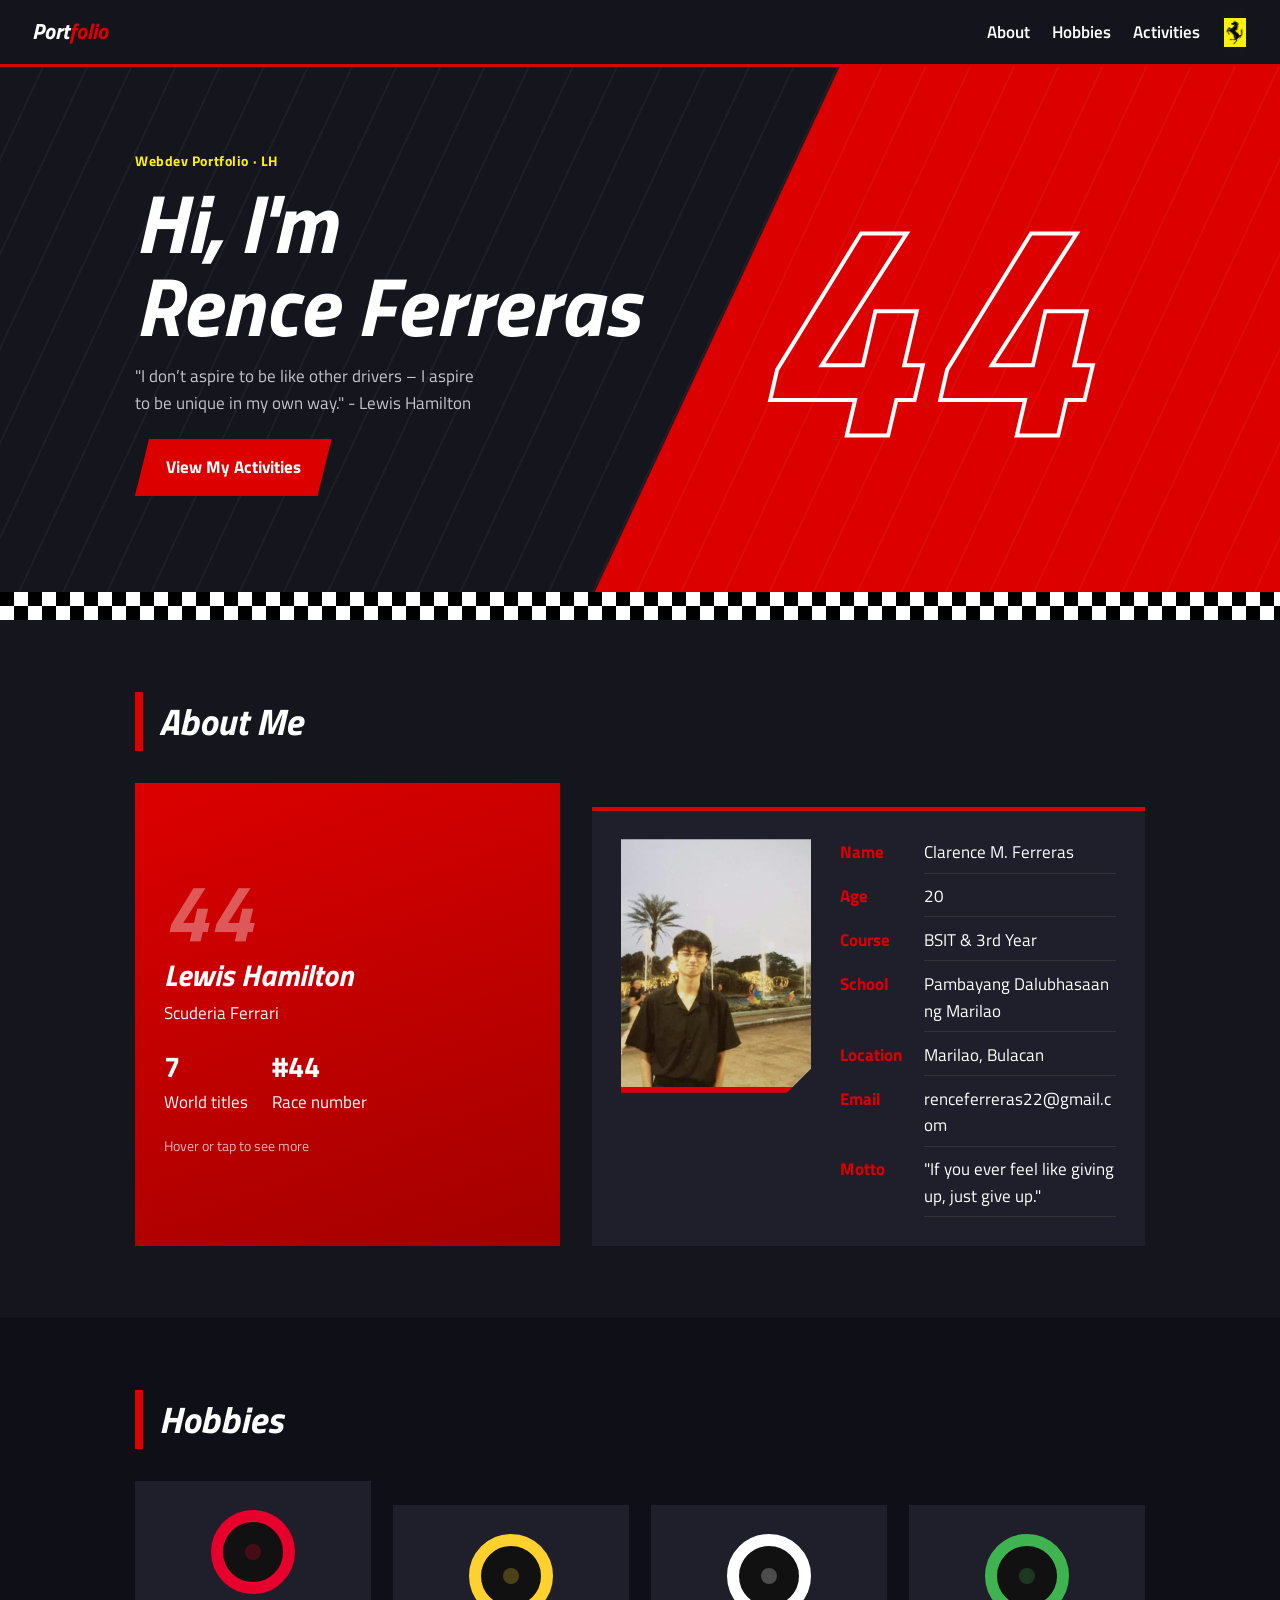
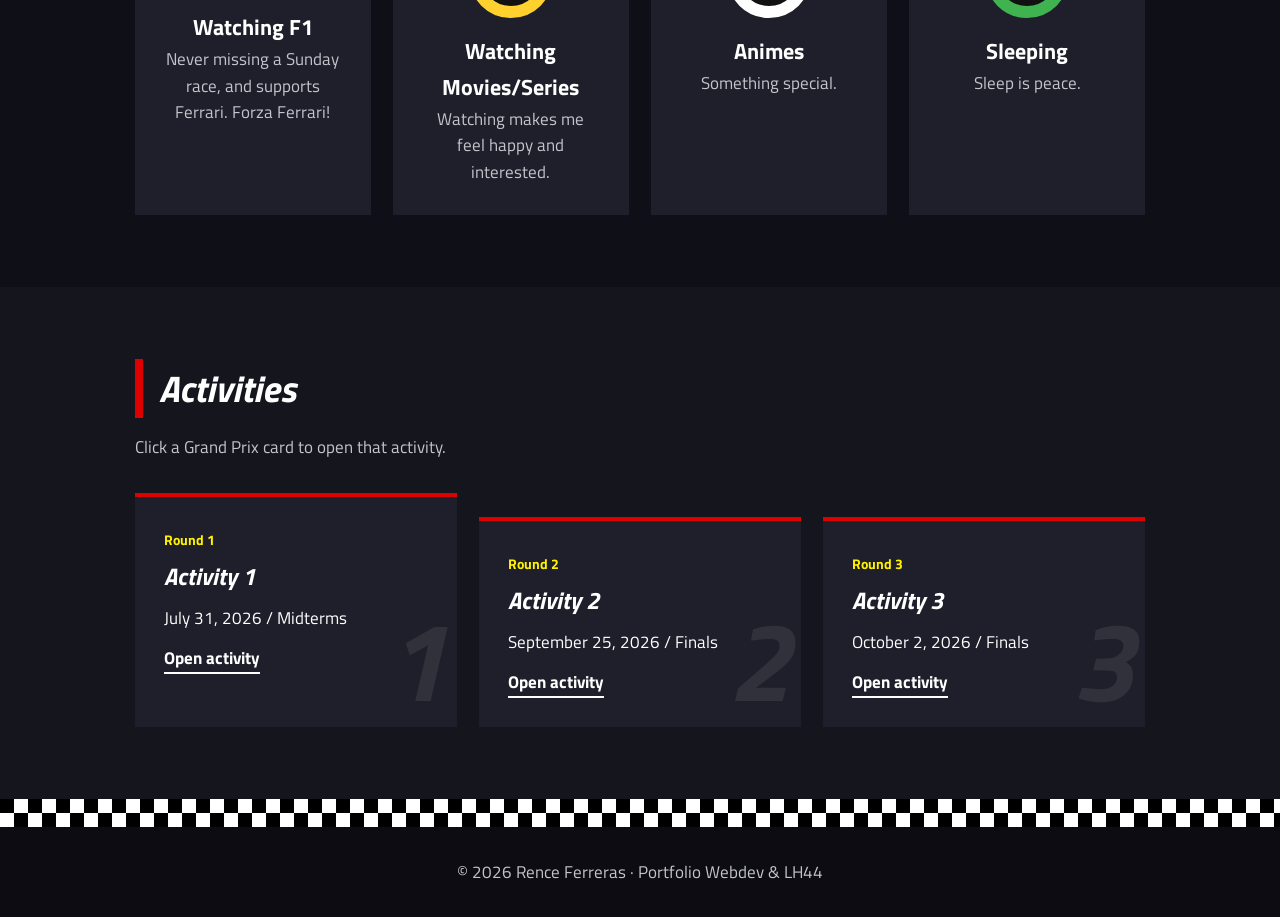
<file: index.html>
<!DOCTYPE html>
<html lang="en">

<head>
    <meta charset="UTF-8">
    <meta name="viewport" content="width=device-width, initial-scale=1">
    <title>Portfolio | Rence Ferreras</title>
    <link href="https://fonts.googleapis.com/css2?family=Titillium+Web:ital,wght@0,400;0,600;0,700;1,900&display=swap" rel="stylesheet">
    <link rel="stylesheet" href="style.css">
</head>

<body>

    <!-- SPLASH INTRO: plays introedited.mp4 first (controlled by script.js) -->
    <div id="splash">
        <video src="introedited.mp4" autoplay muted playsinline></video>
        <button id="skip">Skip intro</button>
    </div>

    <!-- Scroll progress bar -->
    <div id="rev"></div>

    <!-- NAVIGATION -->
    <nav>
        <div class="wrap">
            <a class="logo" href="#top">Port<b>folio</b></a>
            <div class="nav-right">
                <ul>
                    <li><a href="#about">About</a></li>
                    <li><a href="#hobbies">Hobbies</a></li>
                    <li><a href="#activities">Activities</a></li>
                </ul>

                <!-- LOGO: save your image as logo.png in this folder -->
                <div class="brand-logo">
                    
                    <img src="logo.png" alt="Ferrari logo" onerror="this.style.display='none'">
                </div>
            </div>
        </div>
    </nav>

    <!-- HERO -->
    <header class="hero" id="top">
        <div class="wrap">
            <div>
                <small>Webdev Portfolio · LH</small>
                <h1>Hi, I'm<br>Rence Ferreras</h1>
                <p>"I don’t aspire to be like other drivers – I aspire to be unique in my own way." - Lewis Hamilton</p>
                <a class="btn" href="#activities">View My Activities</a>
            </div>
            <div class="num" aria-hidden="true">44</div>
        </div>
    </header>

    <div class="flag"></div>


    <!-- ABOUT ME -->
    <section id="about">
        <div class="wrap">
            <h2>About Me</h2>

            <div class="about">

                <!-- Favorite driver card -->
                <!-- Hover (or tap on phones) to show the image -->
                <div class="card fav" tabindex="0">

                    <!-- IMAGE SIDE: save your jpeg as hamilton.jpg in this folder -->
                    <div class="fav-img">
                        <span>Add your image<br>(hamilton.jpg)</span>
                        <img src="lewis.jpg" alt="Lewis Hamilton in his Ferrari" onerror="this.style.display='none'">
                    </div>

                    <div class="big">44</div>
                    <h3>Lewis Hamilton</h3>
                    <p>Scuderia Ferrari</p>
                    <div class="stats">
                        <div><b>7</b>World titles</div>
                        <div><b>#44</b>Race number</div>
                    </div>
                    <small class="flip-hint">Hover or tap to see more</small>
                </div>

                <!-- Personal details (replace with your own) -->
                <div class="card details">

                    <!-- YOUR PHOTO: save your picture as profile.jpg in this folder -->
                    <div class="photo">
                        <span>Add your photo<br>(profile.jpg)</span>
                        <img src="profile.jpg" alt="Photo of Your Name" onerror="this.style.display='none'">
                    </div>

                    <dl>
                        <dt>Name</dt>
                        <dd>Clarence M. Ferreras</dd>

                        <dt>Age</dt>
                        <dd>20</dd>

                        <dt>Course</dt>
                        <dd>BSIT &amp; 3rd Year</dd>

                        <dt>School</dt>
                        <dd>Pambayang Dalubhasaan ng Marilao</dd>

                        <dt>Location</dt>
                        <dd>Marilao, Bulacan</dd>

                        <dt>Email</dt>
                        <dd>renceferreras22@gmail.com</dd>

                        <dt>Motto</dt>
                        <dd>"If you ever feel like giving up, just give up."</dd>
                    </dl>
                </div>

            </div>
        </div>
    </section>


    <!-- HOBBIES: --c sets the tyre color, --ink sets the text color on hover (default: dark) -->
    <section id="hobbies" class="alt">
        <div class="wrap">
            <h2>Hobbies</h2>

            <div class="grid">
                <div class="card tyre" style="--c: #e8002d; --ink: #ffffff">
                    <i></i>
                    <h3>Watching F1</h3>
                    <p>Never missing a Sunday race, and supports Ferrari. Forza Ferrari!</p>
                </div>

                <div class="card tyre" style="--c: #ffd12e">
                    <i></i>
                    <h3>Watching Movies/Series</h3>
                    <p>Watching makes me feel happy and interested.</p>
                </div>

                <div class="card tyre" style="--c: #ffffff">
                    <i></i>
                    <h3>Animes</h3>
                    <p>Something special.</p>
                </div>

                <div class="card tyre" style="--c: #3fb34f">
                    <i></i>
                    <h3>Sleeping</h3>
                    <p>Sleep is peace.</p>
                </div>
            </div>
        </div>
    </section>


    <!-- ACTIVITIES: each card links to its own page -->
    <section id="activities">
        <div class="wrap">
            <h2>Activities</h2>
            <p class="hint">Click a Grand Prix card to open that activity.</p>

            <div class="grid">
                <a class="card gp" href="act1/activity1.html" data-n="1">
                    <span>Round 1</span>
                    <h3>Activity 1</h3>
                    <p>July 31, 2026 / Midterms</p>
                    <em>Open activity</em>
                </a>

                <a class="card gp" href="act2/activity2.html" data-n="2">
                    <span>Round 2</span>
                    <h3>Activity 2</h3>
                    <p>September 25, 2026 / Finals</p>
                    <em>Open activity</em>
                </a>

                <a class="card gp" href="act3/activity3.html" data-n="3">
                    <span>Round 3</span>
                    <h3>Activity 3</h3>
                    <p>October 2, 2026 / Finals</p>
                    <em>Open activity</em>
                </a>
            </div>
        </div>
    </section>

    <div class="flag"></div>

    <!-- FOOTER -->
    <footer>
        © 2026 Rence Ferreras · Portfolio Webdev &amp; LH44
    </footer>

    <script src="script.js"></script>
</body>

</html>
</file>
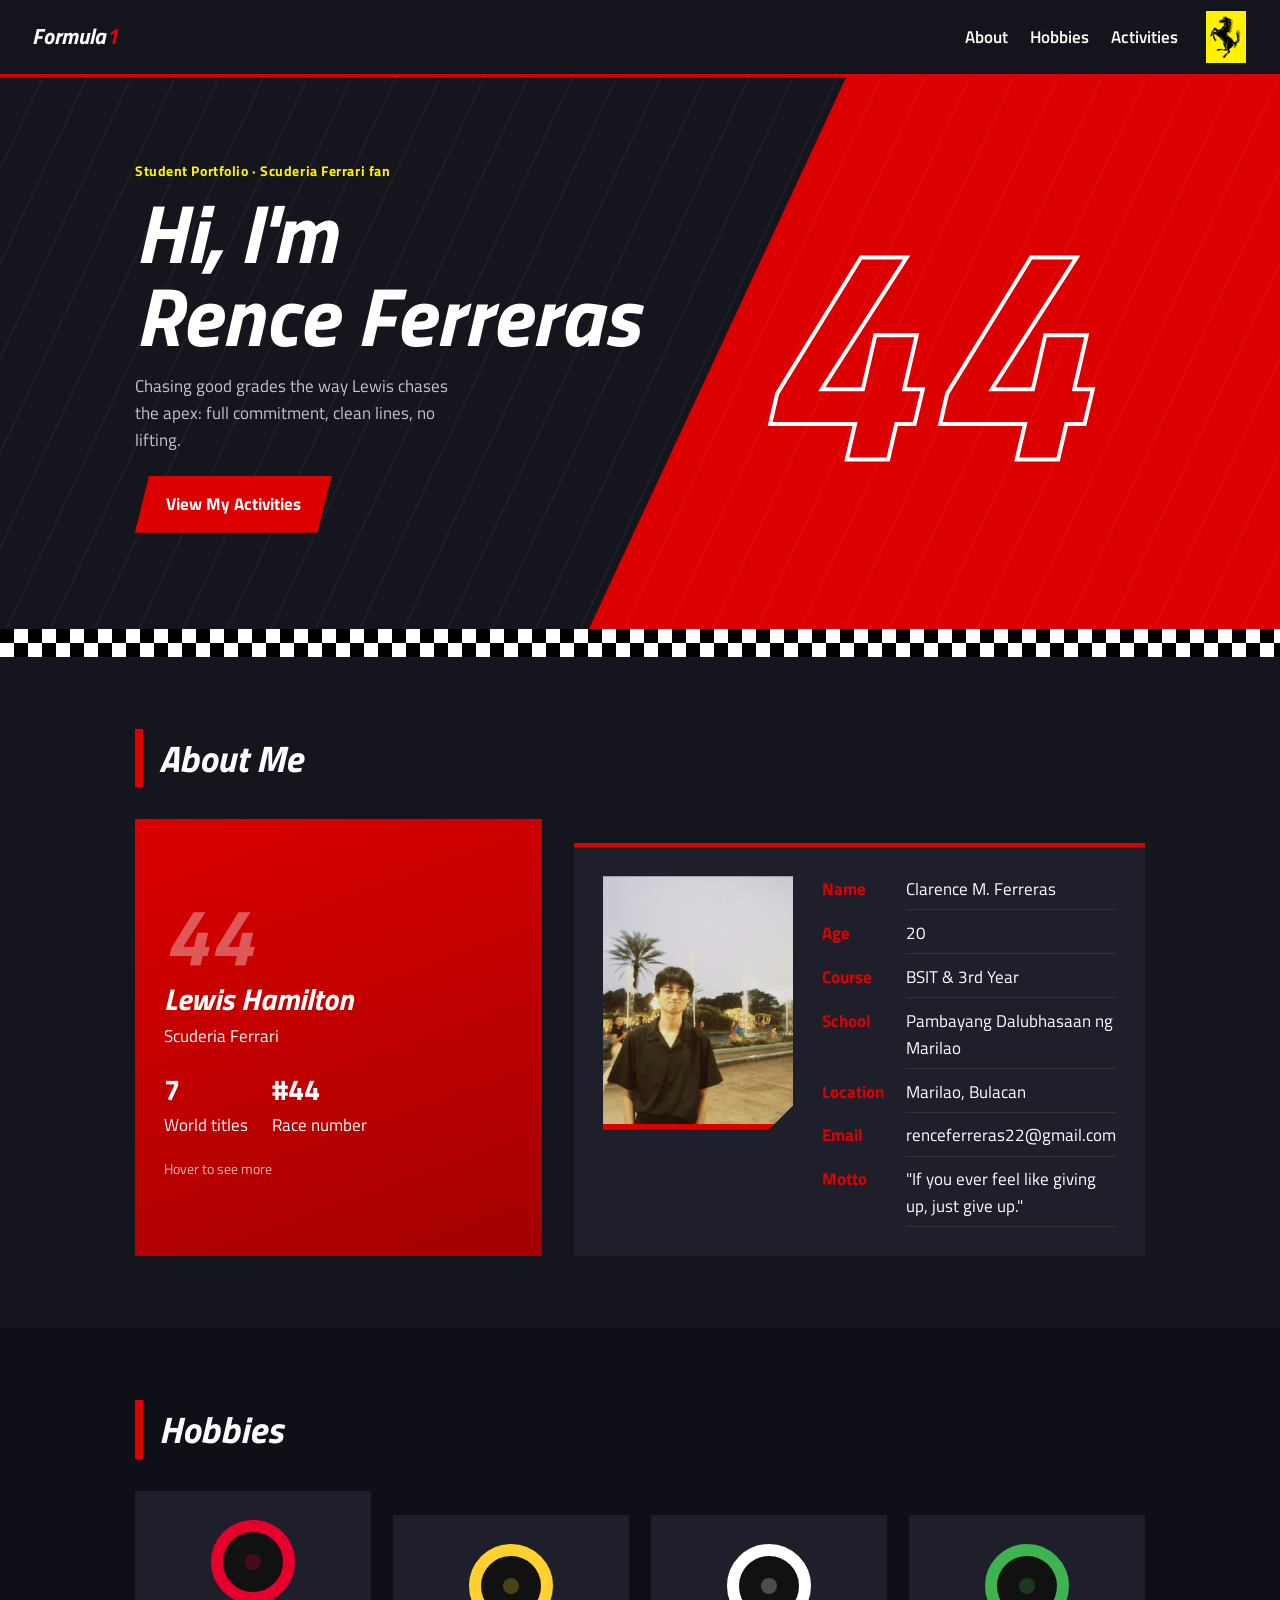
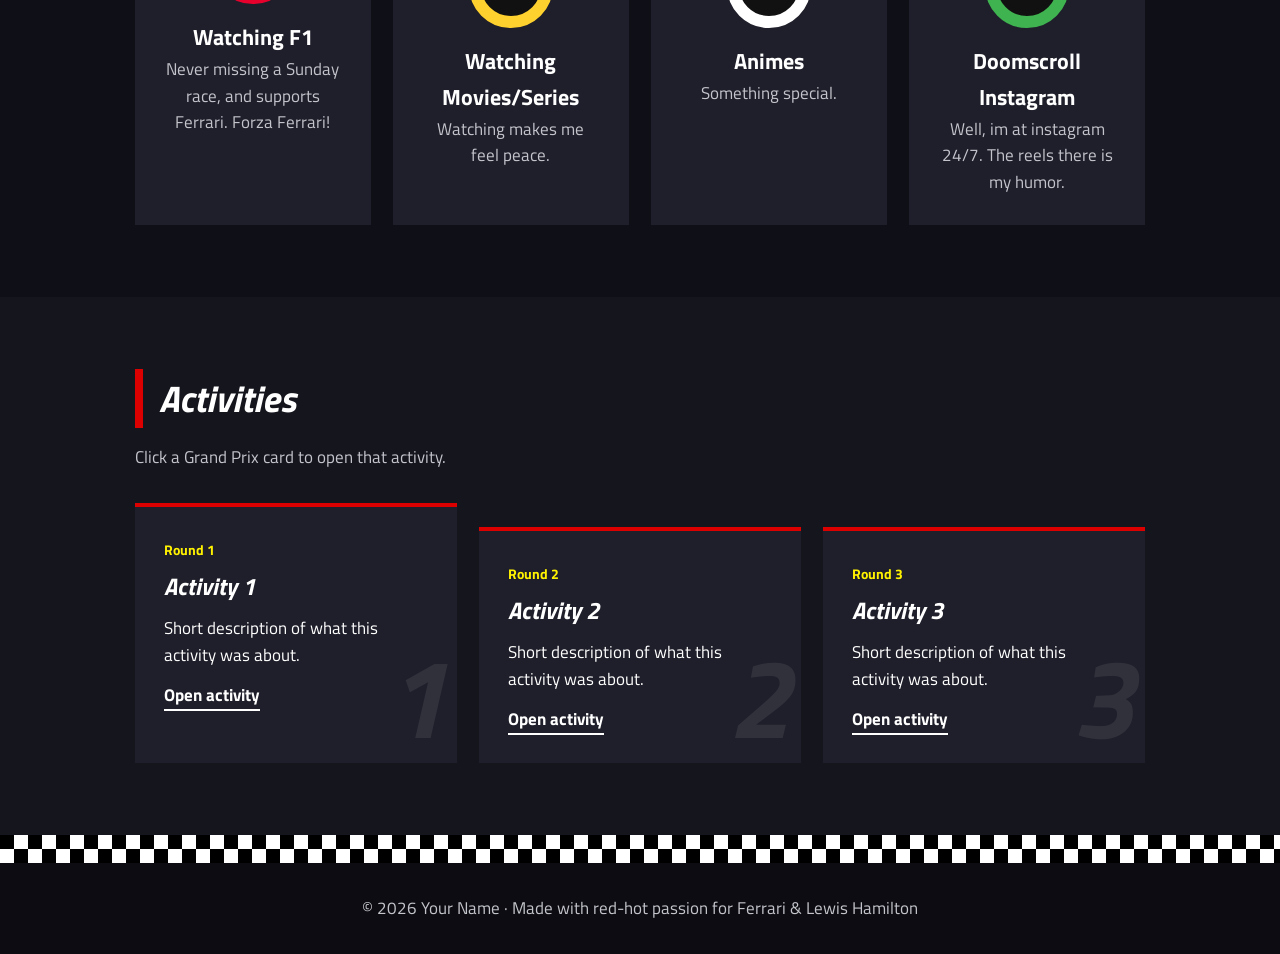
<file: portfolio.html>
<!DOCTYPE html>
<html lang="en">

<head>
    <meta charset="UTF-8">
    <meta name="viewport" content="width=device-width, initial-scale=1">
    <title>Portfolio | Your Name</title>
    <link href="https://fonts.googleapis.com/css2?family=Titillium+Web:ital,wght@0,400;0,600;0,700;1,900&display=swap" rel="stylesheet">
    <link rel="stylesheet" href="portfoliostyle.css">
</head>

<body>

    <!-- SPLASH INTRO: plays intro.mp4 first (controlled by script.js) -->
    <div id="splash">
        <video src="introedited.mp4" autoplay muted playsinline></video>
        <button id="skip">Skip intro</button>
    </div>

    <!-- Scroll progress bar -->
    <div id="rev"></div>

    <!-- NAVIGATION -->
    <nav>
        <div class="wrap">
            <a class="logo" href="#top">Formula<b>1</b></a>
            <div class="nav-right">
                <ul>
                    <li><a href="#about">About</a></li>
                    <li><a href="#hobbies">Hobbies</a></li>
                    <li><a href="#activities">Activities</a></li>
                </ul>

                <!-- LOGO: save your image as logo.png in this folder -->
                <div class="brand-logo">
                    <span>LOGO</span>
                    <img src="logo.png" alt="Ferrari logo" onerror="this.style.display='none'">
                </div>
            </div>
        </div>
    </nav>

    <!-- HERO -->
    <header class="hero" id="top">
        <div class="wrap">
            <div>
                <small>Student Portfolio · Scuderia Ferrari fan</small>
                <h1>Hi, I'm<br>Rence Ferreras</h1>
                <p>Chasing good grades the way Lewis chases the apex: full commitment, clean lines, no lifting.</p>
                <a class="btn" href="#activities">View My Activities</a>
            </div>
            <div class="num" aria-hidden="true">44</div>
        </div>
    </header>

    <div class="flag"></div>


    <!-- ABOUT ME -->
    <section id="about">
        <div class="wrap">
            <h2>About Me</h2>

            <div class="about">

                <!-- Favorite driver card -->
                <!-- Hover over this card to show the image -->
                <div class="card fav">

                    <!-- IMAGE SIDE: save your jpeg as hamilton.jpg in this folder -->
                    <div class="fav-img">
                        <span>Add your image<br>(hamilton.jpg)</span>
                        <img src="lewis.jpg" alt="Lewis Hamilton in his Ferrari" onerror="this.style.display='none'">
                    </div>

                    <div class="big">44</div>
                    <h3>Lewis Hamilton</h3>
                    <p>Scuderia Ferrari</p>
                    <div class="stats">
                        <div><b>7</b>World titles</div>
                        <div><b>#44</b>Race number</div>
                    </div>
                    <small class="flip-hint">Hover to see more</small>
                </div>

                <!-- Personal details (replace with your own) -->
                <div class="card details">

                    <!-- YOUR PHOTO: save your picture as profile.jpg in this folder -->
                    <div class="photo">
                        <span>Add your photo<br>(profile.jpg)</span>
                        <img src="profile.jpg" alt="Photo of Your Name" onerror="this.style.display='none'">
                    </div>

                    <dl>
                        <dt>Name</dt>
                        <dd>Clarence M. Ferreras</dd>

                        <dt>Age</dt>
                        <dd>20</dd>

                        <dt>Course</dt>
                        <dd>BSIT &amp; 3rd Year</dd>

                        <dt>School</dt>
                        <dd>Pambayang Dalubhasaan ng Marilao</dd>

                        <dt>Location</dt>
                        <dd>Marilao, Bulacan</dd>

                        <dt>Email</dt>
                        <dd>renceferreras22@gmail.com</dd>

                        <dt>Motto</dt>
                        <dd>"If you ever feel like giving up, just give up."</dd>
                    </dl>
                </div>

            </div>
        </div>
    </section>


    <!-- HOBBIES: --c sets the tyre color, --ink sets the text color on hover (default: dark) -->
    <section id="hobbies" class="alt">
        <div class="wrap">
            <h2>Hobbies</h2>

            <div class="grid">
                <div class="card tyre" style="--c: #e8002d; --ink: #ffffff">
                    <i></i>
                    <h3>Watching F1</h3>
                    <p>Never missing a Sunday race, and supports Ferrari. Forza Ferrari!</p>
                </div>

                <div class="card tyre" style="--c: #ffd12e">
                    <i></i>
                    <h3>Watching Movies/Series</h3>
                    <p>Watching makes me feel peace.</p>
                </div>

                <div class="card tyre" style="--c: #ffffff">
                    <i></i>
                    <h3>Animes</h3>
                    <p>Something special.</p>
                </div>

                <div class="card tyre" style="--c: #3fb34f">
                    <i></i>
                    <h3>Doomscroll Instagram</h3>
                    <p>Well, im at instagram 24/7. The reels there is my humor.</p>
                </div>
            </div>
        </div>
    </section>


    <!-- ACTIVITIES: each card links to its own page -->
    <section id="activities">
        <div class="wrap">
            <h2>Activities</h2>
            <p class="hint">Click a Grand Prix card to open that activity.</p>

            <div class="grid">
                <a class="card gp" href="activity1.html" data-n="1">
                    <span>Round 1</span>
                    <h3>Activity 1</h3>
                    <p>Short description of what this activity was about.</p>
                    <em>Open activity</em>
                </a>

                <a class="card gp" href="activity2.html" data-n="2">
                    <span>Round 2</span>
                    <h3>Activity 2</h3>
                    <p>Short description of what this activity was about.</p>
                    <em>Open activity</em>
                </a>

                <a class="card gp" href="activity3.html" data-n="3">
                    <span>Round 3</span>
                    <h3>Activity 3</h3>
                    <p>Short description of what this activity was about.</p>
                    <em>Open activity</em>
                </a>
            </div>
        </div>
    </section>

    <div class="flag"></div>

    <!-- FOOTER -->
    <footer>
        © 2026 Your Name · Made with red-hot passion for Ferrari &amp; Lewis Hamilton
    </footer>

    <script src="portfolioscript.js"></script>
</body>

</html>
</file>
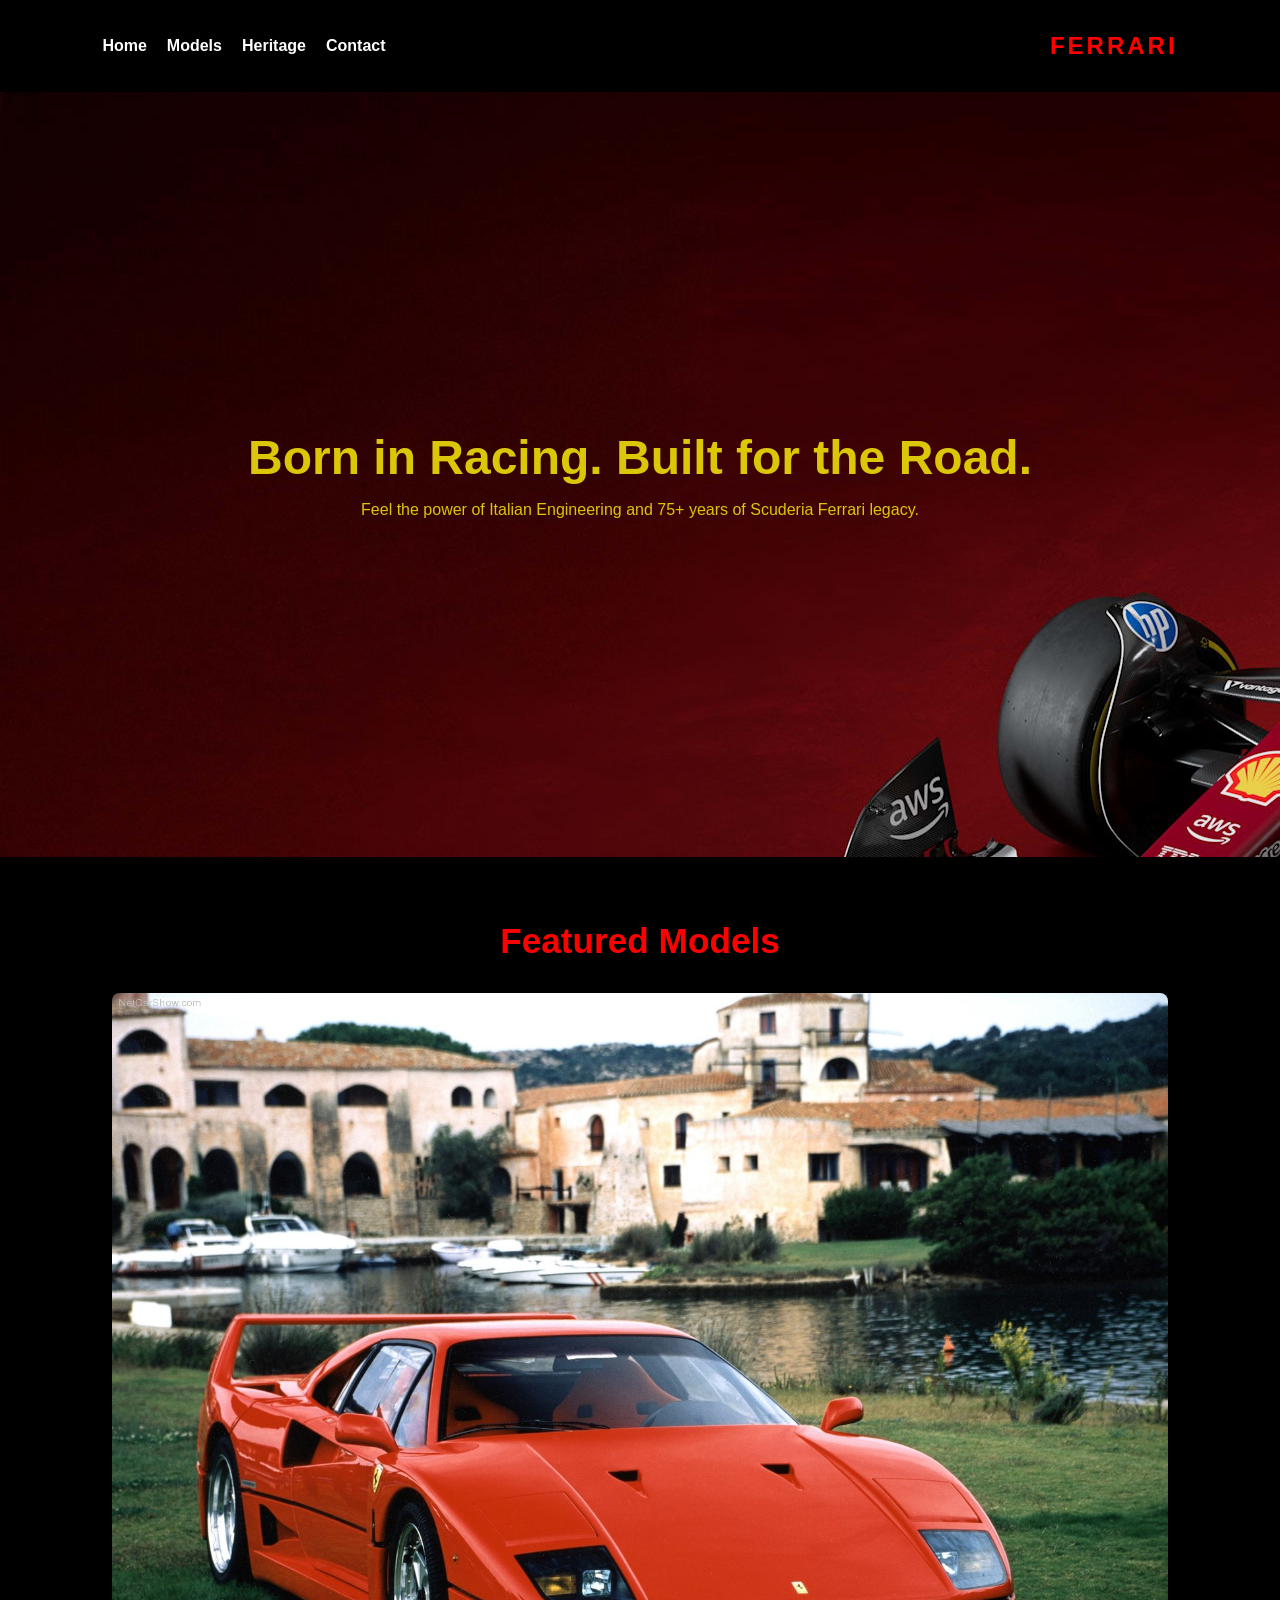
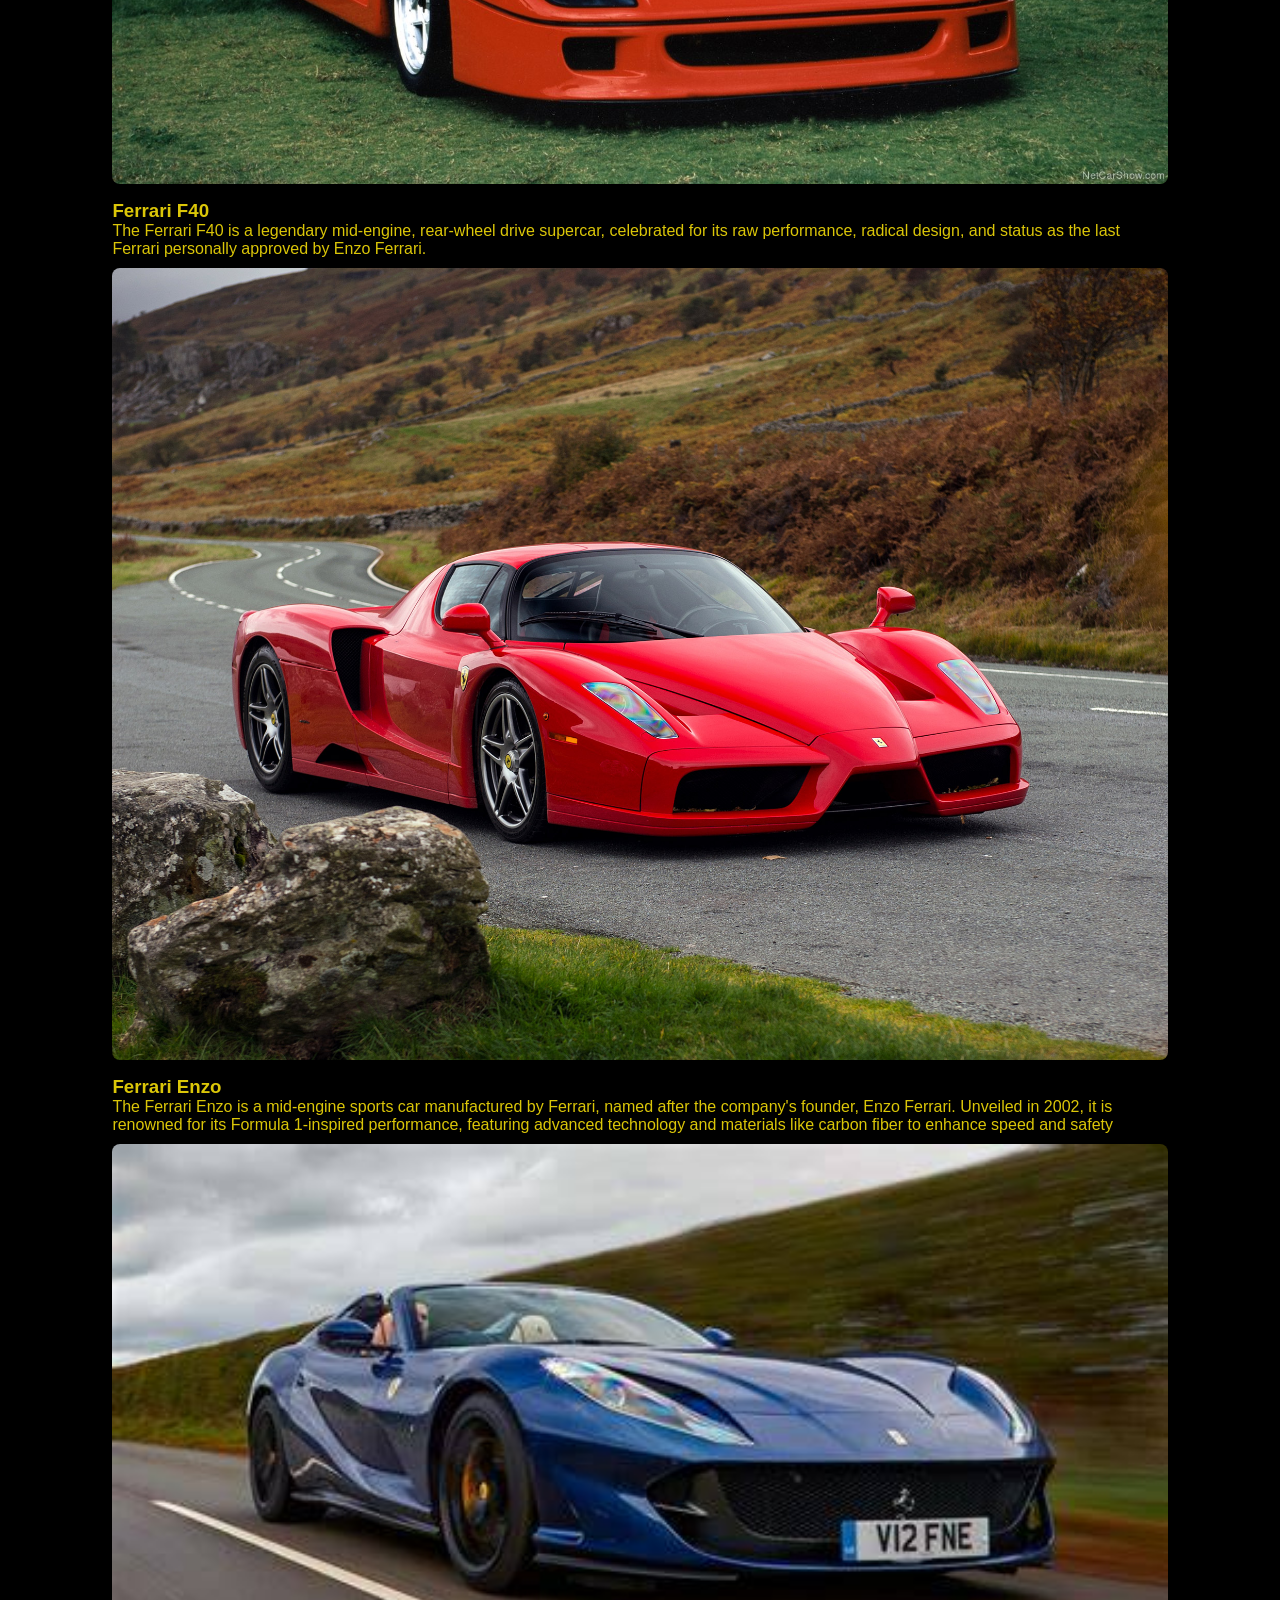
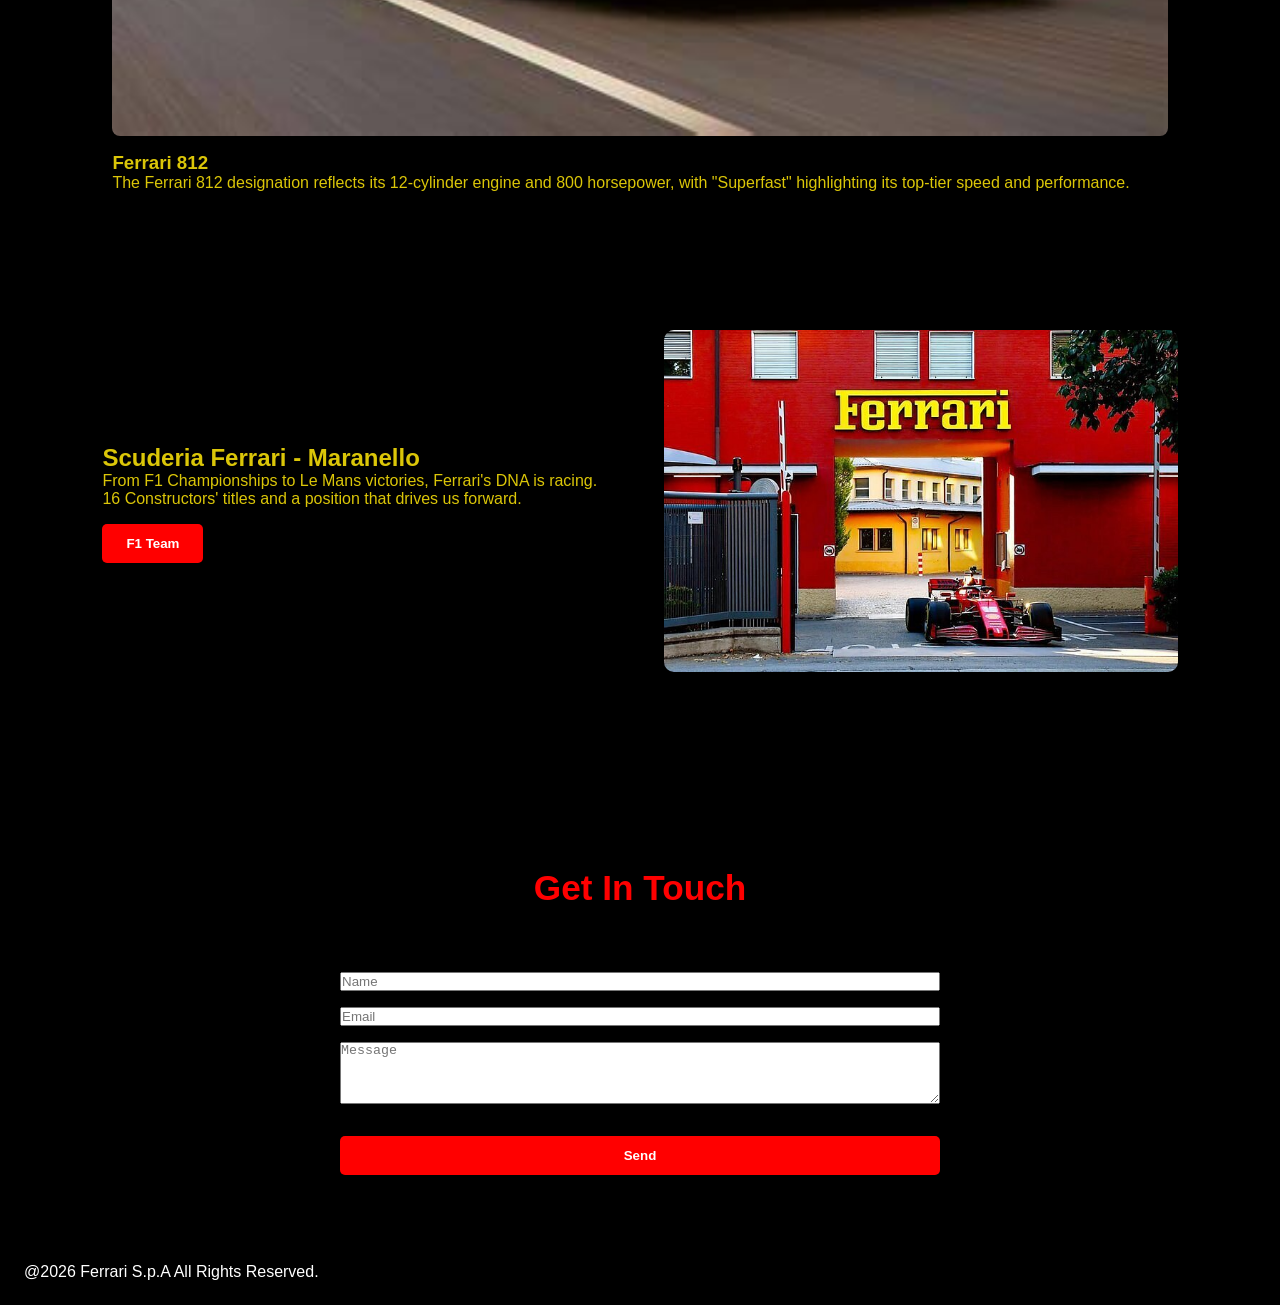
<file: act1/activity1.html>
<!DOCTYPE html>
<html lang="en">
<head>
    <meta charset="UTF-8">
    <meta name="viewport" content="width=device-width, initial-scale=1.0">
    <title>Ferrari Official Website</title>
    <link rel="stylesheet" href="design.css">
</head>
<body>

    <header>
        <nav class="navbar">
            
            <ul class="nav-links">
                <li><a href="#home">Home</a></li>
                <li><a href="#models">Models</a></li>
                <li><a href="#heritage">Heritage</a></li>
                <li><a href="#contact">Contact</a></li>
            </ul>
            <div class="logo">
                <h1><a href="#home"></a>FERRARI</h1>
            </div>
        </nav>
    </header>

    <!--Hero Section-->
    <section id="home" class="hero">
        <div class="hero-text">
            <h2>Born in Racing. Built for the Road.</h2>
            <p>Feel the power of Italian Engineering and 75+ years of Scuderia Ferrari legacy.</p>
        </div>
    </section>

    <!--Models Section-->
    <section id="models" class="models">
        <h2 class="title">Featured Models</h2>
        <div class="models-flex">
            <div class="model-card">
                <img src="f40.jpg" alt="">
                <h3>Ferrari F40</h3>
                <p>The Ferrari F40 is a legendary mid-engine, rear-wheel drive supercar, celebrated for its raw performance, radical design, and status as the last Ferrari personally approved by Enzo Ferrari.</p>
            </div>

            <div class="model-card">
                <img src="enzo.jpg" alt="">
                <h3>Ferrari Enzo</h3>
                <p>The Ferrari Enzo is a mid-engine sports car manufactured by Ferrari, named after the company's founder, Enzo Ferrari. Unveiled in 2002, it is renowned for its Formula 1-inspired performance, featuring advanced technology and materials like carbon fiber to enhance speed and safety</p>
            </div>

            <div class="model-card">
                <img src="812.jpg" alt="">
                <h3>Ferrari 812</h3>
                <p>The Ferrari 812 designation reflects its 12-cylinder engine and 800 horsepower, with "Superfast" highlighting its top-tier speed and performance.</p>
            </div>
        </div>
    </section>

    <!--Heritage Section-->
     <section id="heritage" class="heritage">
        <div class="heritage-flex">
            <div class="heritage-text">
                <h2>Scuderia Ferrari - Maranello</h2>
                <p>From F1 Championships to Le Mans victories, Ferrari's DNA is racing. 16 Constructors' titles and a position that drives us forward.</p>
                <button class="btn">F1 Team</button>
            </div>
            <div class="heritage-img">
                <img src="maranello.jpg" alt="Ferrari F1">
            </div>
        </div>
     </section>

     <!--Contact Section-->
     <section id="contact" class="contact">
        <h2 class="title1">Get In Touch</h2>
        <form class="contact-flex">
            <input type="text" placeholder="Name" required>
            <input type="email" placeholder="Email" required>
            <textarea placeholder="Message" rows="4" required></textarea>
            <button type="submit" class="btn">Send</button>
        </form>
     </section>

     <footer>
        <p>@2026 Ferrari S.p.A All Rights Reserved.</p>
     </footer>


</body>
</html>
</file>
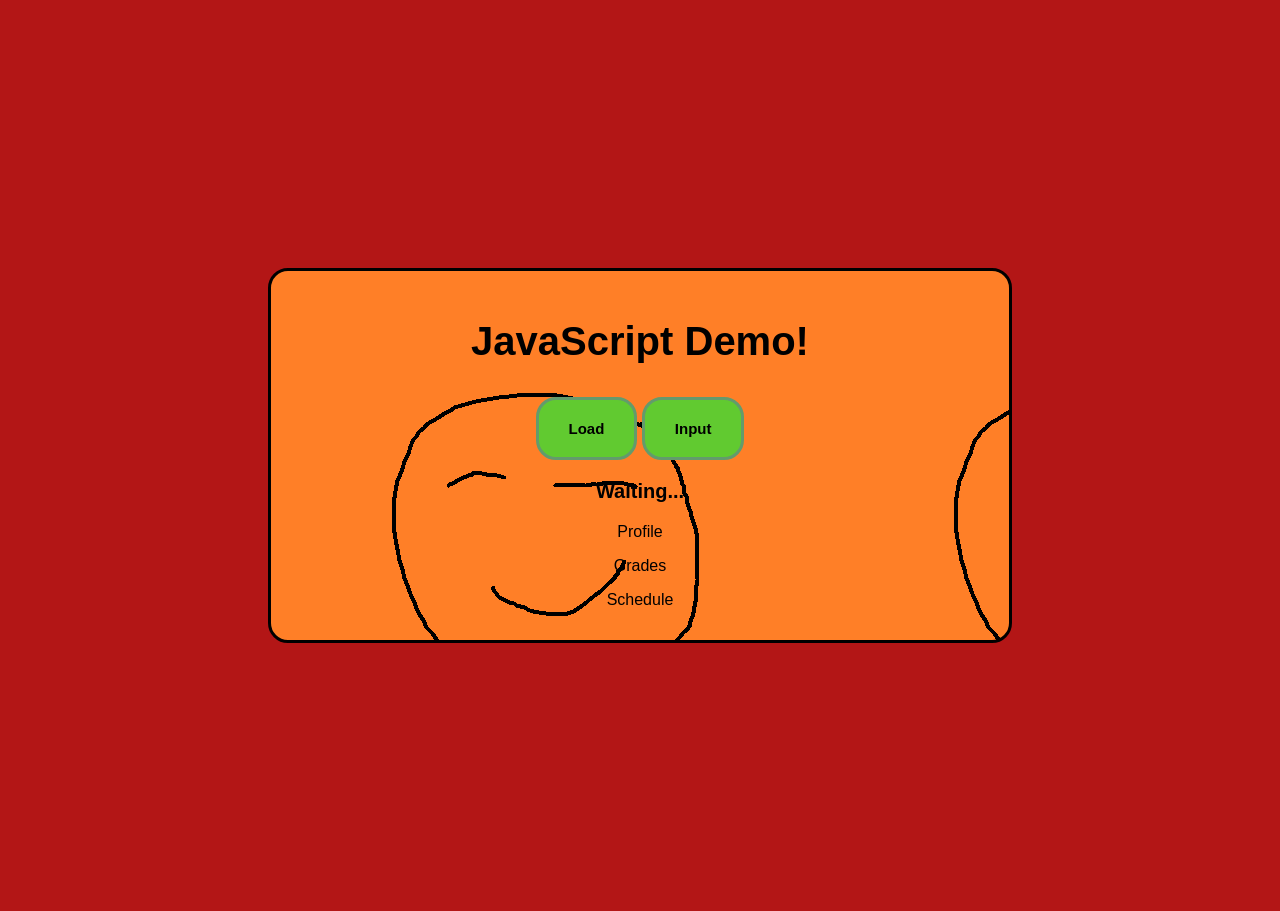
<file: act2/activity2.html>
<!DOCTYPE html>
<html lang="en">
<head>
    <meta charset="UTF-8">
    <meta name="viewport" content="width=device-width, initial-scale=1.0">
    <title>Document</title>
</head>

<style>
    body {
        text-align: center;
        padding: 250px;
        font-family: Arial, Helvetica, sans-serif;
        background-color: rgb(179, 22, 22);
    }

    button {
        background-color: rgb(97, 202, 48);
        color: black;
        border: none;
        padding: 20px 30px;
        border-radius: 20px;
    }
    
    button:hover {
        background-color: green;
    }

    section {
        background-color: wheat;
        padding: 15px;
        margin: 10px;
        border-radius: 20px;
        border-style: solid;
        border: 10;
    }


    #message {
        font-weight: bold;
        font-size: 20px;
    }

    #loadBtn {
        font-size: 15px;
        font-weight: bold;
        border: solid rgb(99, 155, 108);
    }

    #inputBtn {
        font-size: 15px;
        font-weight: bold;
        border: solid rgb(99, 155, 108);
    }

    #title {
        font-weight: bold;
        font-size: 40px;
    }


</style>



<body>


<section style="background-image: url(smile.png);">


    <h1 id="title">JavaScript Demo!</h1>

    <button id="loadBtn">Load</button>
    <button id="inputBtn">Input</button>

    <p id="message">Waiting...</p>

    <p id="profile">Profile</p>
    <p id="grades">Grades</p>
    <p id="schedule">Schedule</p>

</section>

    <script src="scripts.js"></script>
</body>
</html>
</file>
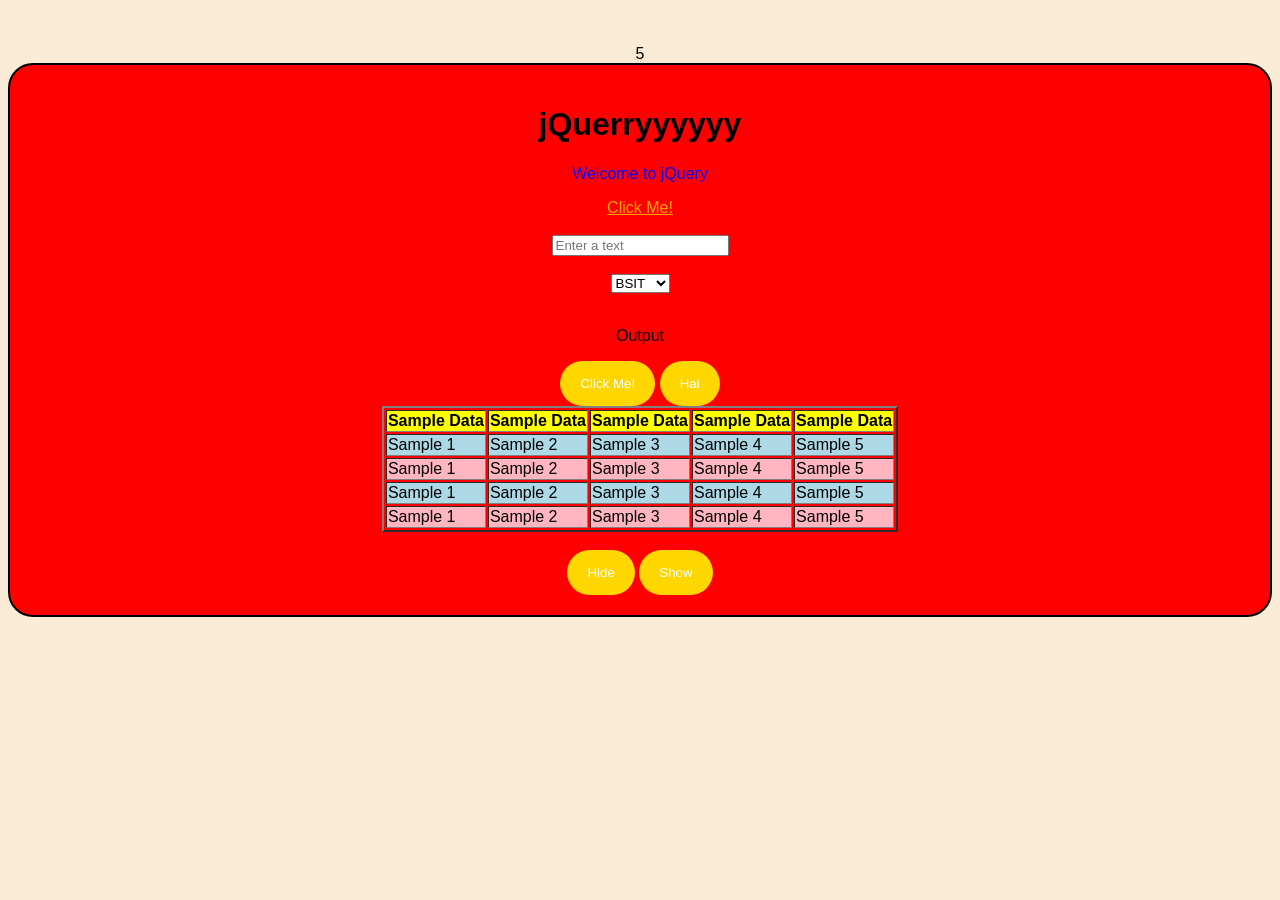
<file: act3/activity3.html>
5<!DOCTYPE html>
<html lang="en">
<head>
    <meta charset="UTF-8">
    <meta name="viewport" content="width=device-width, initial-scale=1.0">
    <title>Document</title>
    <script src="https://code.jquery.com/jquery-3.7.1.min.js"></script>
    <link rel="stylesheet" href="styles.css">
</head>

<body style="background-color: antiquewhite;">


<div class="card">

    <h1 class="" id="title"> Hello BSIT31B </h1>


    <p class="intro">Welcome to jQuery</p>

    <a href="#">Click Me!</a>

    <br><br>

    <input type="text" id="name" placeholder="Enter a text">

    <br><br>

    <select name="" id="course">
        <option value="BSIT">BSIT</option>
        <option value="BSCS">BSCS</option>
        <option value="BSIS">BSIS</option>
    </select>

    <br><br>

    <p id="message">Output</p>

    <button id="btn">Click Me!</button>

    <button class="btn2">Hai</button>

    <br>

    <table border="2" id="table">
    

        <tr>
            <th>Sample Data</th>
            <th>Sample Data</th>
            <th>Sample Data</th>
            <th>Sample Data</th>
            <th>Sample Data</th>
        </tr>

        <tr>
            <td>Sample 1</td>
            <td>Sample 2</td>
            <td>Sample 3</td>
            <td>Sample 4</td>
            <td>Sample 5</td>
        </tr>

        <tr>
            <td>Sample 1</td>
            <td>Sample 2</td>
            <td>Sample 3</td>
            <td>Sample 4</td>
            <td>Sample 5</td>
        </tr>

        <tr>
            <td>Sample 1</td>
            <td>Sample 2</td>
            <td>Sample 3</td>
            <td>Sample 4</td>
            <td>Sample 5</td>
        </tr>

        <tr>
            <td>Sample 1</td>
            <td>Sample 2</td>
            <td>Sample 3</td>
            <td>Sample 4</td>
            <td>Sample 5</td>
        </tr>

    </table>
    <br>

    <button class="btn3">Hide</button>
    <button class="btn4">Show</button>

</div>



<script src="scriptss.js"></script>

</body>
</html>
</file>
<file: style.css>
/* ==========================================================
   F1 PORTFOLIO STYLESHEET
   Theme: Ferrari red + Lewis Hamilton (#44)
   Sections: 1. Variables  2. Base  3. Splash  4. Navigation
             5. Hero  6. Sections  7. Cards  8. Activity pages
             9. Footer  10. Responsive & accessibility
   ========================================================== */


/* ---------- 1. VARIABLES (change colors here) ---------- */
:root {
    --red: #dc0000;      /* Ferrari red */
    --red-dark: #a30000;
    --dark: #15151e;     /* F1 carbon black */
    --dark-card: #1f1f2b;
    --white: #ffffff;
    --gray: #c4c4cc;
    --yellow: #fff200;   /* Ferrari yellow accent */
}


/* ---------- 2. BASE ---------- */
* {
    box-sizing: border-box;
    margin: 0;
    padding: 0;
}

html {
    scroll-behavior: smooth;
}

body {
    font-family: 'Titillium Web', Arial, sans-serif;
    font-size: 1.05rem;
    line-height: 1.6;
    background: var(--dark);
    color: var(--white);
}

a {
    color: inherit;
}

/* Visible outline when using the keyboard */
:focus-visible {
    outline: 3px solid var(--yellow);
    outline-offset: 3px;
}

/* Centers the content and limits its width */
.wrap {
    max-width: 1050px;
    margin: 0 auto;
    padding: 0 1.25rem;
}

/* Red progress bar at the top that fills as you scroll */
#rev {
    position: fixed;
    top: 0;
    left: 0;
    width: 0;
    height: 4px;
    background: linear-gradient(90deg, var(--red), var(--yellow));
    z-index: 60;
}


/* ---------- 3. SPLASH INTRO (video) ---------- */
#splash {
    position: fixed;
    inset: 0;
    display: flex;
    align-items: center;
    justify-content: center;
    background: #000000;
    z-index: 100;
    transition: opacity 0.8s;
}

/* Added by script.js when the intro ends */
#splash.out {
    opacity: 0;
    pointer-events: none;
}

#splash video {
    width: 100%;
    height: 100%;
    object-fit: cover; /* fills the whole screen */
}

#skip {
    position: absolute;
    right: 1.2rem;
    bottom: 1.2rem;
    padding: 0.7rem 1.4rem;
    border: 0;
    background: var(--red);
    color: var(--white);
    font: 700 1rem 'Titillium Web', sans-serif;
    cursor: pointer;
    clip-path: polygon(12px 0, 100% 0, calc(100% - 12px) 100%, 0 100%);
}

#skip:hover {
    background: var(--red-dark);
}


/* ---------- 4. NAVIGATION ---------- */
nav {
    position: sticky;
    top: 0;
    z-index: 50;
    background: rgba(21, 21, 30, 0.94);
    border-bottom: 3px solid var(--red);
    backdrop-filter: blur(6px);
}

nav .wrap {
    max-width: none;          /* full width so the buttons reach the right side */
    padding-left: 2rem;
    padding-right: 2rem;
    display: flex;
    flex-wrap: wrap;
    justify-content: space-between;
    align-items: center;
    gap: 0.5rem;
    padding-top: 0.7rem;
    padding-bottom: 0.7rem;
}

.logo {
    font-size: 1.4rem;
    font-weight: 900;
    font-style: italic;
    text-decoration: none;
}

.logo b {
    color: var(--red);
}

/* Right side of the nav: links + logo */
.nav-right {
    display: flex;
    align-items: center;
    gap: 1.6rem;
}

/* LOGO SLOT: shows the image if logo.png exists, otherwise a dashed box */
.brand-logo {
    position: relative;
    display: grid;
    place-items: center;
    width: 22px;
    height: 42px;
    color: var(--gray);
    font-size: 0.65rem;
    font-weight: 700;
}

.brand-logo img {
    position: absolute;
    inset: -2px;
    width: calc(100% + 4px);
    height: calc(100% + 4px);
    object-fit: contain;
    background: var(--dark);
}

nav ul {
    display: flex;
    gap: 1.4rem;
    list-style: none;
}

nav ul a {
    padding: 0.2rem 0;
    font-weight: 600;
    text-decoration: none;
    border-bottom: 2px solid transparent;
}

nav ul a:hover {
    border-color: var(--red);
}


/* ---------- 5. HERO (top banner) ---------- */
.hero {
    position: relative;
    overflow: hidden;
    padding: 5rem 0 6rem;
    /* dark on the left, red slash on the right */
    background: linear-gradient(115deg, var(--dark) 0 55%, var(--red) 55.1% 100%);
}

/* Diagonal speed-line stripes */
.hero::before {
    content: "";
    position: absolute;
    inset: 0;
    background: repeating-linear-gradient(
        115deg,
        transparent 0 38px,
        rgba(255, 255, 255, 0.04) 38px 40px
    );
}

.hero .wrap {
    position: relative;
    display: grid;
    grid-template-columns: 1.2fr 1fr;
    align-items: center;
    gap: 1rem;
}

.hero small {
    color: var(--yellow);
    font-weight: 700;
    letter-spacing: 0.04em;
}

.hero h1 {
    margin: 0.4rem 0 1rem;
    font-size: clamp(2.6rem, 7vw, 5.2rem);
    font-weight: 900;
    font-style: italic;
    line-height: 1;
}

.hero p {
    max-width: 34ch;
    color: var(--gray);
}

/* Big outlined "44" */
.num {
    font-size: clamp(9rem, 26vw, 19rem);
    font-weight: 900;
    font-style: italic;
    line-height: 0.85;
    text-align: center;
    color: transparent;
    -webkit-text-stroke: 4px var(--white);
    animation: rise 1.2s ease-out both;
}

@keyframes rise {
    from {
        transform: translateX(80px) skewX(-12deg);
        opacity: 0;
    }
    to {
        transform: none;
        opacity: 1;
    }
}

/* Red slanted button */
.btn {
    display: inline-block;
    margin-top: 1.4rem;
    padding: 0.8rem 1.8rem;
    background: var(--red);
    color: var(--white);
    font-weight: 700;
    text-decoration: none;
    border: 2px solid var(--red);
    clip-path: polygon(14px 0, 100% 0, calc(100% - 14px) 100%, 0 100%);
}

.btn:hover {
    background: var(--white);
    color: var(--red);
}

/* Black and white checkered flag strip */
.flag {
    height: 28px;
    background: repeating-conic-gradient(#ffffff 0 25%, #000000 0 50%) 0 0 / 28px 28px;
}


/* ---------- 6. SECTIONS ---------- */
section {
    padding: 4.5rem 0;
}

section.alt {
    background: #0f0f17; /* slightly darker background for variety */
}

h2 {
    margin-bottom: 2rem;
    padding-left: 1rem;
    font-size: 2.3rem;
    font-weight: 900;
    font-style: italic;
    border-left: 8px solid var(--red);
}

.hint {
    margin: -1rem 0 2rem;
    color: var(--gray);
}


/* ---------- 7. CARDS ---------- */
.card {
    padding: 1.8rem;
    background: var(--dark-card);
    border-top: 4px solid var(--red);
}

.grid {
    display: grid;
    grid-template-columns: repeat(auto-fit, minmax(230px, 1fr));
    gap: 1.4rem;
}

/* --- About me --- */
.about {
    display: grid;
    grid-template-columns: 1fr 1.3fr;
    gap: 2rem;
}

.about dl {
    display: grid;
    grid-template-columns: auto 1fr;
    gap: 0.6rem 1.4rem;
}

.about dt {
    color: var(--red);
    font-weight: 700;
}

.about dd {
    padding-bottom: 0.4rem;
    border-bottom: 1px solid #333333;
}

/* Hamilton / Ferrari card */
.fav {
    position: relative;
    overflow: hidden;
    display: flex;
    flex-direction: column;
    justify-content: center;
    background: linear-gradient(160deg, var(--red), var(--red-dark));
    border: 0;
}

.fav h3 {
    font-size: 1.9rem;
    font-style: italic;
}

.fav .big {
    font-size: 5rem;
    font-weight: 900;
    font-style: italic;
    line-height: 1;
    opacity: 0.35;
}

/* Image side of the card: hidden until the mouse is over the card */
.fav-img {
    position: absolute;
    inset: 0;
    display: grid;
    place-items: center;
    text-align: center;
    color: var(--gray);
    background: repeating-linear-gradient(45deg, #1b1b27 0 14px, #20202e 14px 28px);
    opacity: 0;
    transition: opacity 0.4s;
}

.fav-img img {
    position: absolute;
    inset: 0;
    width: 100%;
    height: 100%;
    object-fit: cover;
}

/* Show the image while hovering (mouse) or tapping (phones) */
.fav:hover .fav-img,
.fav:focus .fav-img {
    opacity: 1;
}

.flip-hint {
    margin-top: 1.2rem;
    opacity: 0.7;
}

.stats {
    display: flex;
    flex-wrap: wrap;
    gap: 1.5rem;
    margin-top: 1rem;
}

.stats b {
    display: block;
    font-size: 1.8rem;
}

/* --- Profile photo (inside the details card) --- */
.details {
    display: grid;
    grid-template-columns: 190px 1fr;
    align-items: start;
    gap: 1.8rem;
}

.photo {
    position: relative;
    display: grid;
    place-items: center;
    aspect-ratio: 3 / 4;
    overflow: hidden;
    text-align: center;
    color: var(--gray);
    font-size: 0.9rem;
    background: repeating-linear-gradient(45deg, #1b1b27 0 14px, #20202e 14px 28px);
    border-bottom: 6px solid var(--red);
    clip-path: polygon(0 0, 100% 0, 100% calc(100% - 24px), calc(100% - 24px) 100%, 0 100%);
}

/* The picture sits on top of the placeholder text */
.photo img {
    position: absolute;
    inset: 0;
    width: 100%;
    height: 100%;
    object-fit: cover;
}

/* --- Hobbies (tyre cards) --- */
.tyre {
    position: relative;
    text-align: center;
    border-top: 0;
    transition: transform 0.25s, background 0.25s, color 0.25s;
}

/* HOVER: zoom in a little and fill the card with the tyre color */
.tyre:hover {
    z-index: 1;                       /* sits above its neighbors while zoomed */
    transform: scale(1.06);
    background: var(--c);
    color: var(--ink, var(--dark));   /* text color on hover (set --ink in the HTML) */
}

.tyre:hover p {
    color: inherit;
}

/* On hover the tyre flips: dark ring, colored center */
.tyre:hover i {
    border-color: #111111;
    background: var(--c);
}

.tyre:hover i::after {
    opacity: 0;
}

/* The round tyre icon. Its color comes from --c set in the HTML */
.tyre i {
    position: relative;
    display: block;
    width: 84px;
    height: 84px;
    margin: 0 auto 1rem;
    border: 12px solid var(--c);
    border-radius: 50%;
    background: #111111;
    box-shadow: inset 0 0 0 5px #111111;
    transition: border-color 0.25s, background 0.25s;
}

.tyre i::after {
    content: "";
    position: absolute;
    inset: 22px;
    border-radius: 50%;
    background: var(--c);
    opacity: 0.25;
}

.tyre h3 {
    font-size: 1.4rem;
}

.tyre p {
    color: var(--gray);
}

/* --- Activities (Grand Prix cards) --- */
.gp {
    position: relative;
    display: block;
    overflow: hidden;
    text-decoration: none;
    transition: transform 0.2s, background 0.2s;
}

.gp:hover {
    transform: translateY(-6px);
    background: var(--red);
}

.gp span {
    color: var(--yellow);
    font-size: 0.9rem;
    font-weight: 700;
}

.gp h3 {
    margin: 0.3rem 0 0.6rem;
    font-size: 1.5rem;
    font-style: italic;
}

.gp em {
    display: inline-block;
    margin-top: 0.8rem;
    font-style: normal;
    font-weight: 700;
    border-bottom: 2px solid var(--white);
}

/* Faded big number in the corner (uses data-n from the HTML) */
.gp::after {
    content: attr(data-n);
    position: absolute;
    right: 0.6rem;
    bottom: -1.4rem;
    font-size: 7rem;
    font-weight: 900;
    font-style: italic;
    opacity: 0.08;
}


/* ---------- 8. ACTIVITY PAGES ---------- */
.page-head {
    padding: 4rem 0 3rem;
    background: linear-gradient(115deg, var(--dark) 0 70%, var(--red) 70.1%);
}

.page-head h1 {
    font-size: clamp(2rem, 5vw, 3.4rem);
    font-weight: 900;
    font-style: italic;
}

.page-head small {
    color: var(--yellow);
    font-weight: 700;
}

/* Placeholder box for screenshots */
.shot {
    display: grid;
    place-items: center;
    padding: 1rem;
    aspect-ratio: 16 / 9;
    text-align: center;
    color: var(--gray);
    border: 2px dashed var(--red);
    background: repeating-linear-gradient(45deg, #1b1b27 0 14px, #20202e 14px 28px);
}

/* Previous / Next buttons */
.pager {
    display: flex;
    flex-wrap: wrap;
    justify-content: space-between;
    gap: 1rem;
    margin-top: 2.5rem;
}

/* Space between stacked cards */
.card + .card,
.card + .shot,
.shot + .card {
    margin-top: 1.5rem;
}


/* ---------- 9. FOOTER ---------- */
footer {
    padding: 2rem 1rem;
    text-align: center;
    color: var(--gray);
    background: #0c0c12;
}


/* ---------- 10. RESPONSIVE & ACCESSIBILITY ----------
   Fits phones, tablets, laptops, desktops and big screens.
   Order: base fixes > big screens > tablets > phones > small phones > motion */

/* Base fixes for every screen size */
html {
    -webkit-text-size-adjust: 100%;   /* stops phones from enlarging text in landscape */
}

body {
    min-height: 100vh;
    overflow-x: clip;                 /* no sideways scrolling (keeps the sticky menu working) */
}

img,
video {
    max-width: 100%;
    height: auto;
}

.wrap {
    width: 100%;
}

/* Let grid/flex children shrink instead of pushing the page wider */
.hero .wrap > *,
.about > *,
.details > *,
.grid > *,
.nav-right {
    min-width: 0;
}

/* Long words or emails wrap instead of overflowing */
.about dd,
.gp p,
.hero p {
    overflow-wrap: anywhere;
}

/* The intro video shows fully (no heavy cropping) on tall phone screens */
@media (orientation: portrait) {
    #splash video {
        object-fit: contain;
    }
}


/* ----- Big screens (large monitors, TVs): scale everything up ----- */
@media (min-width: 1400px) {
    html {
        font-size: 112.5%;
    }

    .wrap {
        max-width: 1200px;
    }
}

@media (min-width: 2000px) {
    html {
        font-size: 137.5%;
    }

    .wrap {
        max-width: 1500px;
    }
}


/* ----- Tablets and small laptops ----- */
@media (max-width: 900px) {
    .wrap {
        padding-left: 1rem;
        padding-right: 1rem;
    }

    .about {
        grid-template-columns: minmax(0, 1fr) minmax(0, 1.3fr);
        gap: 1.25rem;
    }

    .details {
        grid-template-columns: minmax(120px, 0.7fr) minmax(0, 1.3fr);
        gap: 1rem;
    }
}


/* ----- Phones and small tablets ----- */
@media (max-width: 760px) {
    nav .wrap {
        padding-left: 1rem;
        padding-right: 1rem;
    }

    .nav-right {
        flex-wrap: wrap;
        gap: 0.75rem;
    }

    nav ul {
        flex-wrap: wrap;
        gap: 0.5rem 1rem;
    }

    nav ul a {
        padding: 0.45rem 0;           /* bigger tap area for fingers */
    }

    .hero {
        padding: 3.5rem 0;
        background: linear-gradient(180deg, var(--dark) 0 62%, var(--red) 62.1%);
    }

    /* One column instead of two */
    .hero .wrap,
    .about,
    .details {
        grid-template-columns: minmax(0, 1fr);
    }

    .num {
        font-size: clamp(7rem, 30vw, 12rem);
        -webkit-text-stroke-width: 3px;
    }

    .photo {
        width: 100%;
        max-width: 220px;
    }

    .grid {
        grid-template-columns: repeat(auto-fit, minmax(min(100%, 230px), 1fr));
    }

    .page-head {
        padding: 3rem 0 2rem;
    }
}


/* ----- Small phones ----- */
@media (max-width: 480px) {
    body {
        font-size: 1rem;
    }

    .wrap,
    nav .wrap {
        padding-left: 0.85rem;
        padding-right: 0.85rem;
    }

    nav .wrap {
        align-items: flex-start;
    }

    .nav-right {
        width: 100%;
        justify-content: space-between;
    }

    nav ul {
        gap: 0.4rem 0.75rem;
    }

    section {
        padding: 3rem 0;
    }

    h2 {
        font-size: clamp(1.7rem, 8vw, 2.3rem);
    }

    .hero h1 {
        font-size: clamp(2.4rem, 12vw, 4rem);
    }

    .hero p {
        max-width: 100%;
    }

    .grid {
        grid-template-columns: minmax(0, 1fr);
    }

    .about dl {
        grid-template-columns: minmax(0, 0.7fr) minmax(0, 1.3fr);
        gap: 0.5rem 0.75rem;
    }

    .card {
        padding: 1.25rem;
    }

    /* Activity pages: full-width Previous / Next buttons */
    .pager .btn {
        flex: 1 1 100%;
        text-align: center;
    }
}


/* ----- Turns off animations for people who prefer less motion ----- */
@media (prefers-reduced-motion: reduce) {
    * {
        animation: none !important;
        transition: none !important;
        scroll-behavior: auto !important;
    }
}
</file>
<file: portfoliostyle.css>
/* ==========================================================
   F1 PORTFOLIO STYLESHEET
   Theme: Ferrari red + Lewis Hamilton (#44)
   Sections: 1. Variables  2. Base  3. Splash  4. Navigation
             5. Hero  6. Sections  7. Cards  8. Activity pages
             9. Footer  10. Responsive & accessibility
   ========================================================== */


/* ---------- 1. VARIABLES (change colors here) ---------- */
:root {
    --red: #dc0000;      /* Ferrari red */
    --red-dark: #a30000;
    --dark: #15151e;     /* F1 carbon black */
    --dark-card: #1f1f2b;
    --white: #ffffff;
    --gray: #c4c4cc;
    --yellow: #fff200;   /* Ferrari yellow accent */
}


/* ---------- 2. BASE ---------- */
* {
    box-sizing: border-box;
    margin: 0;
    padding: 0;
}

html {
    scroll-behavior: smooth;
}

body {
    font-family: 'Titillium Web', Arial, sans-serif;
    font-size: 1.05rem;
    line-height: 1.6;
    background: var(--dark);
    color: var(--white);
}

a {
    color: inherit;
}

/* Visible outline when using the keyboard */
:focus-visible {
    outline: 3px solid var(--yellow);
    outline-offset: 3px;
}

/* Centers the content and limits its width */
.wrap {
    max-width: 1050px;
    margin: 0 auto;
    padding: 0 1.25rem;
}

/* Red progress bar at the top that fills as you scroll */
#rev {
    position: fixed;
    top: 0;
    left: 0;
    width: 0;
    height: 4px;
    background: linear-gradient(90deg, var(--red), var(--yellow));
    z-index: 60;
}


/* ---------- 3. SPLASH INTRO (video) ---------- */
#splash {
    position: fixed;
    inset: 0;
    display: flex;
    align-items: center;
    justify-content: center;
    background: #000000;
    z-index: 100;
    transition: opacity 0.8s;
}

/* Added by script.js when the intro ends */
#splash.out {
    opacity: 0;
    pointer-events: none;
}

#splash video {
    width: 100%;
    height: 100%;
    object-fit: cover; /* fills the whole screen */
}

#skip {
    position: absolute;
    right: 1.2rem;
    bottom: 1.2rem;
    padding: 0.7rem 1.4rem;
    border: 0;
    background: var(--red);
    color: var(--white);
    font: 700 1rem 'Titillium Web', sans-serif;
    cursor: pointer;
    clip-path: polygon(12px 0, 100% 0, calc(100% - 12px) 100%, 0 100%);
}

#skip:hover {
    background: var(--red-dark);
}


/* ---------- 4. NAVIGATION ---------- */
nav {
    position: sticky;
    top: 0;
    z-index: 50;
    background: rgba(21, 21, 30, 0.94);
    border-bottom: 3px solid var(--red);
    backdrop-filter: blur(6px);
}

nav .wrap {
    max-width: none;          /* full width so the buttons reach the right side */
    padding-left: 2rem;
    padding-right: 2rem;
    display: flex;
    flex-wrap: wrap;
    justify-content: space-between;
    align-items: center;
    gap: 0.5rem;
    padding-top: 0.7rem;
    padding-bottom: 0.7rem;
}

.logo {
    font-size: 1.4rem;
    font-weight: 900;
    font-style: italic;
    text-decoration: none;
}

.logo b {
    color: var(--red);
}

/* Right side of the nav: links + logo */
.nav-right {
    display: flex;
    align-items: center;
    gap: 1.6rem;
}

/* LOGO SLOT: shows the image if logo.png exists, otherwise a dashed box */
.brand-logo {
    position: relative;
    display: grid;
    place-items: center;
    width: 44px;
    height: 52px;
    color: var(--gray);
    font-size: 0.65rem;
    font-weight: 700;
    border: 2px dashed var(--gray);
}

.brand-logo img {
    position: absolute;
    inset: -2px;
    width: calc(100% + 4px);
    height: calc(100% + 4px);
    object-fit: contain;
    background: var(--dark);
}

nav ul {
    display: flex;
    gap: 1.4rem;
    list-style: none;
}

nav ul a {
    padding: 0.2rem 0;
    font-weight: 600;
    text-decoration: none;
    border-bottom: 2px solid transparent;
}

nav ul a:hover {
    border-color: var(--red);
}


/* ---------- 5. HERO (top banner) ---------- */
.hero {
    position: relative;
    overflow: hidden;
    padding: 5rem 0 6rem;
    /* dark on the left, red slash on the right */
    background: linear-gradient(115deg, var(--dark) 0 55%, var(--red) 55.1% 100%);
}

/* Diagonal speed-line stripes */
.hero::before {
    content: "";
    position: absolute;
    inset: 0;
    background: repeating-linear-gradient(
        115deg,
        transparent 0 38px,
        rgba(255, 255, 255, 0.04) 38px 40px
    );
}

.hero .wrap {
    position: relative;
    display: grid;
    grid-template-columns: 1.2fr 1fr;
    align-items: center;
    gap: 1rem;
}

.hero small {
    color: var(--yellow);
    font-weight: 700;
    letter-spacing: 0.04em;
}

.hero h1 {
    margin: 0.4rem 0 1rem;
    font-size: clamp(2.6rem, 7vw, 5.2rem);
    font-weight: 900;
    font-style: italic;
    line-height: 1;
}

.hero p {
    max-width: 34ch;
    color: var(--gray);
}

/* Big outlined "44" */
.num {
    font-size: clamp(9rem, 26vw, 19rem);
    font-weight: 900;
    font-style: italic;
    line-height: 0.85;
    text-align: center;
    color: transparent;
    -webkit-text-stroke: 4px var(--white);
    animation: rise 1.2s ease-out both;
}

@keyframes rise {
    from {
        transform: translateX(80px) skewX(-12deg);
        opacity: 0;
    }
    to {
        transform: none;
        opacity: 1;
    }
}

/* Red slanted button */
.btn {
    display: inline-block;
    margin-top: 1.4rem;
    padding: 0.8rem 1.8rem;
    background: var(--red);
    color: var(--white);
    font-weight: 700;
    text-decoration: none;
    border: 2px solid var(--red);
    clip-path: polygon(14px 0, 100% 0, calc(100% - 14px) 100%, 0 100%);
}

.btn:hover {
    background: var(--white);
    color: var(--red);
}

/* Black and white checkered flag strip */
.flag {
    height: 28px;
    background: repeating-conic-gradient(#ffffff 0 25%, #000000 0 50%) 0 0 / 28px 28px;
}


/* ---------- 6. SECTIONS ---------- */
section {
    padding: 4.5rem 0;
}

section.alt {
    background: #0f0f17; /* slightly darker background for variety */
}

h2 {
    margin-bottom: 2rem;
    padding-left: 1rem;
    font-size: 2.3rem;
    font-weight: 900;
    font-style: italic;
    border-left: 8px solid var(--red);
}

.hint {
    margin: -1rem 0 2rem;
    color: var(--gray);
}


/* ---------- 7. CARDS ---------- */
.card {
    padding: 1.8rem;
    background: var(--dark-card);
    border-top: 4px solid var(--red);
}

.grid {
    display: grid;
    grid-template-columns: repeat(auto-fit, minmax(230px, 1fr));
    gap: 1.4rem;
}

/* --- About me --- */
.about {
    display: grid;
    grid-template-columns: 1fr 1.3fr;
    gap: 2rem;
}

.about dl {
    display: grid;
    grid-template-columns: auto 1fr;
    gap: 0.6rem 1.4rem;
}

.about dt {
    color: var(--red);
    font-weight: 700;
}

.about dd {
    padding-bottom: 0.4rem;
    border-bottom: 1px solid #333333;
}

/* Hamilton / Ferrari card */
.fav {
    position: relative;
    overflow: hidden;
    display: flex;
    flex-direction: column;
    justify-content: center;
    background: linear-gradient(160deg, var(--red), var(--red-dark));
    border: 0;
}

.fav h3 {
    font-size: 1.9rem;
    font-style: italic;
}

.fav .big {
    font-size: 5rem;
    font-weight: 900;
    font-style: italic;
    line-height: 1;
    opacity: 0.35;
}

/* Image side of the card: hidden until the mouse is over the card */
.fav-img {
    position: absolute;
    inset: 0;
    display: grid;
    place-items: center;
    text-align: center;
    color: var(--gray);
    background: repeating-linear-gradient(45deg, #1b1b27 0 14px, #20202e 14px 28px);
    opacity: 0;
    transition: opacity 0.4s;
}

.fav-img img {
    position: absolute;
    inset: 0;
    width: 100%;
    height: 100%;
    object-fit: cover;
}

/* Show the image while hovering */
.fav:hover .fav-img {
    opacity: 1;
}

.flip-hint {
    margin-top: 1.2rem;
    opacity: 0.7;
}

.stats {
    display: flex;
    flex-wrap: wrap;
    gap: 1.5rem;
    margin-top: 1rem;
}

.stats b {
    display: block;
    font-size: 1.8rem;
}

/* --- Profile photo (inside the details card) --- */
.details {
    display: grid;
    grid-template-columns: 190px 1fr;
    align-items: start;
    gap: 1.8rem;
}

.photo {
    position: relative;
    display: grid;
    place-items: center;
    aspect-ratio: 3 / 4;
    overflow: hidden;
    text-align: center;
    color: var(--gray);
    font-size: 0.9rem;
    background: repeating-linear-gradient(45deg, #1b1b27 0 14px, #20202e 14px 28px);
    border-bottom: 6px solid var(--red);
    clip-path: polygon(0 0, 100% 0, 100% calc(100% - 24px), calc(100% - 24px) 100%, 0 100%);
}

/* The picture sits on top of the placeholder text */
.photo img {
    position: absolute;
    inset: 0;
    width: 100%;
    height: 100%;
    object-fit: cover;
}

/* --- Hobbies (tyre cards) --- */
.tyre {
    position: relative;
    text-align: center;
    border-top: 0;
    transition: transform 0.25s, background 0.25s, color 0.25s;
}

/* HOVER: zoom in a little and fill the card with the tyre color */
.tyre:hover {
    z-index: 1;                       /* sits above its neighbors while zoomed */
    transform: scale(1.06);
    background: var(--c);
    color: var(--ink, var(--dark));   /* text color on hover (set --ink in the HTML) */
}

.tyre:hover p {
    color: inherit;
}

/* On hover the tyre flips: dark ring, colored center */
.tyre:hover i {
    border-color: #111111;
    background: var(--c);
}

.tyre:hover i::after {
    opacity: 0;
}

/* The round tyre icon. Its color comes from --c set in the HTML */
.tyre i {
    position: relative;
    display: block;
    width: 84px;
    height: 84px;
    margin: 0 auto 1rem;
    border: 12px solid var(--c);
    border-radius: 50%;
    background: #111111;
    box-shadow: inset 0 0 0 5px #111111;
    transition: border-color 0.25s, background 0.25s;
}

.tyre i::after {
    content: "";
    position: absolute;
    inset: 22px;
    border-radius: 50%;
    background: var(--c);
    opacity: 0.25;
}

.tyre h3 {
    font-size: 1.4rem;
}

.tyre p {
    color: var(--gray);
}

/* --- Activities (Grand Prix cards) --- */
.gp {
    position: relative;
    display: block;
    overflow: hidden;
    text-decoration: none;
    transition: transform 0.2s, background 0.2s;
}

.gp:hover {
    transform: translateY(-6px);
    background: var(--red);
}

.gp span {
    color: var(--yellow);
    font-size: 0.9rem;
    font-weight: 700;
}

.gp h3 {
    margin: 0.3rem 0 0.6rem;
    font-size: 1.5rem;
    font-style: italic;
}

.gp em {
    display: inline-block;
    margin-top: 0.8rem;
    font-style: normal;
    font-weight: 700;
    border-bottom: 2px solid var(--white);
}

/* Faded big number in the corner (uses data-n from the HTML) */
.gp::after {
    content: attr(data-n);
    position: absolute;
    right: 0.6rem;
    bottom: -1.4rem;
    font-size: 7rem;
    font-weight: 900;
    font-style: italic;
    opacity: 0.08;
}


/* ---------- 8. ACTIVITY PAGES ---------- */
.page-head {
    padding: 4rem 0 3rem;
    background: linear-gradient(115deg, var(--dark) 0 70%, var(--red) 70.1%);
}

.page-head h1 {
    font-size: clamp(2rem, 5vw, 3.4rem);
    font-weight: 900;
    font-style: italic;
}

.page-head small {
    color: var(--yellow);
    font-weight: 700;
}

/* Placeholder box for screenshots */
.shot {
    display: grid;
    place-items: center;
    padding: 1rem;
    aspect-ratio: 16 / 9;
    text-align: center;
    color: var(--gray);
    border: 2px dashed var(--red);
    background: repeating-linear-gradient(45deg, #1b1b27 0 14px, #20202e 14px 28px);
}

/* Previous / Next buttons */
.pager {
    display: flex;
    flex-wrap: wrap;
    justify-content: space-between;
    gap: 1rem;
    margin-top: 2.5rem;
}

/* Space between stacked cards */
.card + .card,
.card + .shot,
.shot + .card {
    margin-top: 1.5rem;
}


/* ---------- 9. FOOTER ---------- */
footer {
    padding: 2rem 1rem;
    text-align: center;
    color: var(--gray);
    background: #0c0c12;
}


/* ---------- 10. RESPONSIVE & ACCESSIBILITY ---------- */

/* Phones and small tablets */
@media (max-width: 760px) {
    .hero {
        background: linear-gradient(180deg, var(--dark) 0 62%, var(--red) 62.1%);
    }

    .hero .wrap,
    .about,
    .details {
        grid-template-columns: 1fr;
    }

    .photo {
        max-width: 220px;
    }

    .num {
        -webkit-text-stroke-width: 3px;
    }
}

/* Turns off animations for people who prefer less motion */
@media (prefers-reduced-motion: reduce) {
    * {
        animation: none !important;
        transition: none !important;
        scroll-behavior: auto !important;
    }
}
</file>
<file: act1/design.css>
* {
    margin: 0;
    padding: 0;
    box-sizing: border-box;
}

body {
    font-family: Arial, sans-serif;
    color: rgb(219, 198, 8);
    background: black;
    font-size: 1rem;
}

header {
    background: black;
    position: sticky;
    top: 0;
}

.navbar {
    display: flex;
    justify-content: space-between;
    align-items: center;
    padding: 2rem 8%;
}

.logo h1 {
    color: red;
    letter-spacing: 3px;
    cursor: pointer;
    transition: transform 0.3s;
}

.logo h1:hover {
    background: white;
    transform: scale(1.2);
}

.nav-links {
    display: flex;
    list-style: none;
    gap: 20px;
}

.nav-links a {
    color: white;
    font-weight: bold;
    text-decoration: none;
}

.nav-links a:hover {
    color: red;
}

.hero {
    display: flex;
    justify-content: center;
    align-items: center;
    text-align: center;
    height: 85vh;
    background-image: url(sf26.jpg);
    width: 100%;
}

.hero-text {
    background: rgba(0,0,0,0);
    padding: 3rem;
    border-radius: 10px;
}

.hero h2 {
    font-size: 3rem;
    margin-bottom: 1rem;
}

.btn {
    background: red;
    color: white;
    border: none;
    padding: 12px 24px;
    border-radius: 5px;
    font-weight: bold;
    cursor: pointer;
    margin-top: 1rem;
    transition: transform 0.3 ease, background 0.3 ease;
}

.btn:hover {
    background: #c21f02;
    transform: scale(1.09);
}

section {
    padding: 4rem 8%;
}

.title {
    text-align: center;
    font-size: 2.2rem;
    color: red;
    margin-bottom: 2rem;
}

.title1 {
    text-align: center;
    font-size: 2.2rem;
    color: red;
    padding: 4rem;
}

.model-flex {
    display: flex;
    justify-content: center;
    gap: 2rem;
    flex-wrap: wrap;
}

.model-card {
    display: flex;
    flex-direction: column;
    margin: 10px;
}






.model-card img {
    width: 100%;
    border-radius: 8px;
    margin-bottom: 1rem;
}

.heritage-flex {
    display: flex;
    align-items: center;
    gap: 3rem;
    flex-wrap: wrap;
}

.heritage-text {
    flex: 1 1 400px;
}

.heritage-img {
    flex: 1 1 400px;
}

.heritage-img img {
    width: 100%;
    border-radius: 10px;
}

.contact-flex {
    display: flex;
    flex-direction: column;
    gap: 1rem;
    max-width: 600px;
    margin: 0 auto;
}


footer {
    background: black;
    color: white;
    padding: 1.5rem;
}

@media (max-width: 768px) {
    .navbar {
        flex-direction: column;
        gap: 1rem;
    }
    .hero h2 {
        font-size: 2rem;
    }
}
</file>
<file: act3/styles.css>
body {
        text-align: center;
        margin-top: 45px;
        font-family: Arial, Helvetica, sans-serif;
    }

    .card {
        background-color: red;
        margin: auto;
        padding: 20px;
        border: solid 2px black;
        border-radius: 25px;

    }

    button {
        background-color: gold;
        color: white;
        padding: 15px 20px;
        border: none;
        border-radius: 25px;
        transition: 0.4s ease;
        box-shadow: 2px;
    }

    #table {
    margin: 0 auto;
}
</file>
